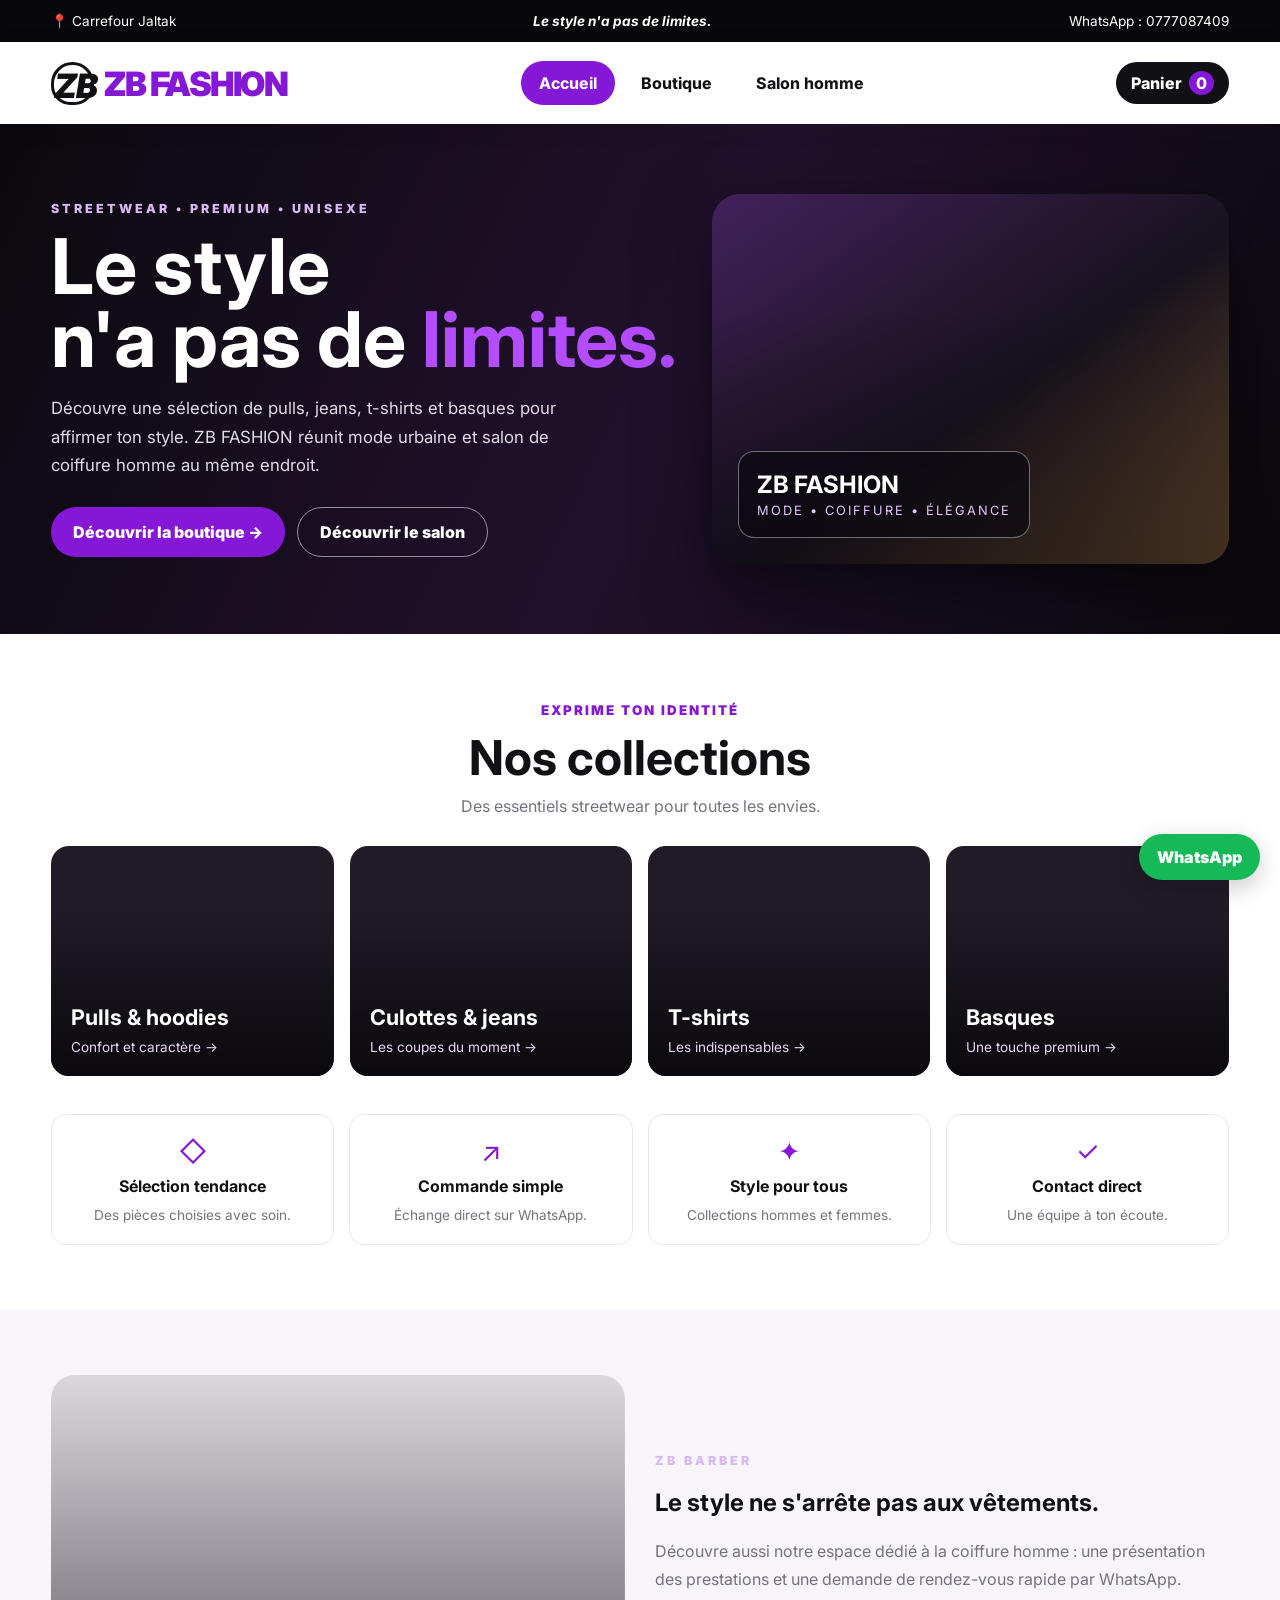
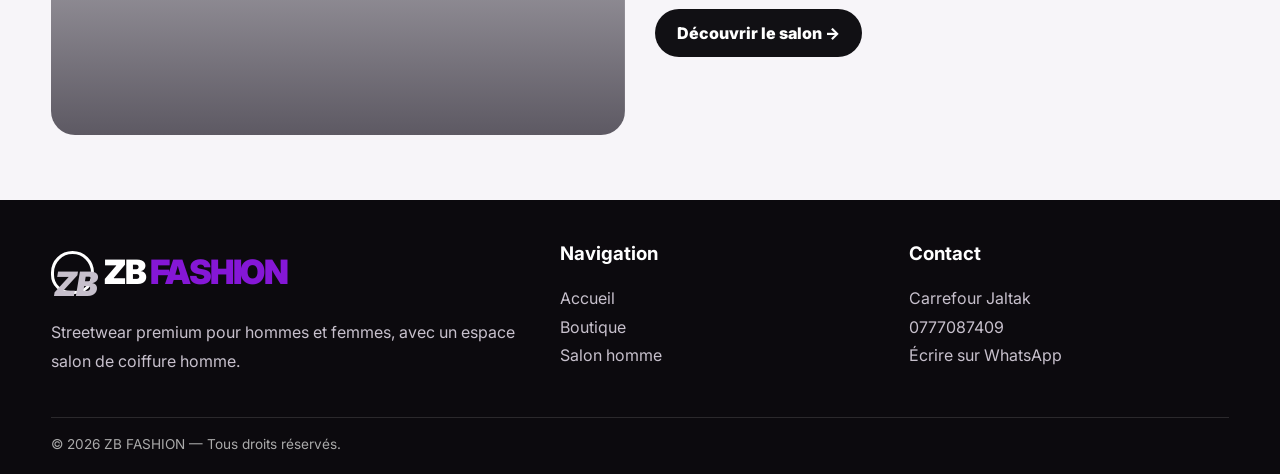
<file: index.html>
<!DOCTYPE html>
<html lang="fr">
<head>
  <meta charset="UTF-8">
  <meta name="viewport" content="width=device-width, initial-scale=1.0">
  <meta name="description" content="ZB FASHION : boutique streetwear premium pour hommes et femmes et salon de coiffure homme.">
  <meta name="theme-color" content="#111014">
  <title>Accueil | ZB FASHION</title>
  <link rel="preconnect" href="https://fonts.googleapis.com">
  <link rel="preconnect" href="https://fonts.gstatic.com" crossorigin>
  <link href="https://fonts.googleapis.com/css2?family=Inter:wght@400;500;600;700;800;900&display=swap" rel="stylesheet">
  <link rel="stylesheet" href="css/style.css">
</head>
<body>
<div class="topbar"><div class="container"><span>📍 Carrefour Jaltak</span><span class="tagline">Le style n'a pas de limites.</span><a href="https://wa.me/2250777087409" target="_blank" rel="noopener">WhatsApp : 0777087409</a></div></div>
<header class="header"><div class="container nav-wrap">
  <a class="brand" href="index.html" aria-label="ZB Fashion accueil"><span class="brand-mark">ZB</span><span>ZB <span>FASHION</span></span></a>
  <button class="menu-toggle" id="menuToggle" aria-label="Ouvrir le menu" aria-expanded="false">☰</button>
  <nav class="nav" id="mainNav"><a href="index.html" data-page="index.html">Accueil</a><a href="boutique.html" data-page="boutique.html">Boutique</a><a href="salon.html" data-page="salon.html">Salon homme</a></nav>
  <div class="nav-actions"><a class="cart-link" href="boutique.html#catalogue" id="cartOpen">Panier <span class="cart-count" id="cartCount">0</span></a></div>
</div></header>

<main>
<section class="hero"><div class="container hero-grid"><div><div class="eyebrow">Streetwear • Premium • Unisexe</div><h1>Le style<br>n'a pas de <span>limites.</span></h1><p>Découvre une sélection de pulls, jeans, t-shirts et basques pour affirmer ton style. ZB FASHION réunit mode urbaine et salon de coiffure homme au même endroit.</p><div class="hero-actions"><a class="btn btn-primary" href="boutique.html">Découvrir la boutique →</a><a class="btn btn-outline" href="salon.html">Découvrir le salon</a></div></div><div class="hero-visual"><div class="hero-stamp"><b>ZB FASHION</b><span>MODE • COIFFURE • ÉLÉGANCE</span></div></div></div></section>
<section class="section"><div class="container"><div class="section-head"><small>Exprime ton identité</small><h2>Nos collections</h2><p>Des essentiels streetwear pour toutes les envies.</p></div>
<div class="category-grid">
<a class="category" href="boutique.html#catalogue" style="--bg:url('https://images.unsplash.com/photo-1556821840-3a63f95609a7?auto=format&fit=crop&w=800&q=85')"><div><h3>Pulls & hoodies</h3><span>Confort et caractère →</span></div></a>
<a class="category" href="boutique.html#catalogue" style="--bg:url('https://images.unsplash.com/photo-1542272604-787c3835535d?auto=format&fit=crop&w=800&q=85')"><div><h3>Culottes & jeans</h3><span>Les coupes du moment →</span></div></a>
<a class="category" href="boutique.html#catalogue" style="--bg:url('https://images.unsplash.com/photo-1521572163474-6864f9cf17ab?auto=format&fit=crop&w=800&q=85')"><div><h3>T-shirts</h3><span>Les indispensables →</span></div></a>
<a class="category" href="boutique.html#catalogue" style="--bg:url('https://images.unsplash.com/photo-1551488831-00ddcb6c6bd3?auto=format&fit=crop&w=800&q=85')"><div><h3>Basques</h3><span>Une touche premium →</span></div></a>
</div>
<div class="features"><div class="feature"><div class="feature-icon">◇</div><b>Sélection tendance</b><span>Des pièces choisies avec soin.</span></div><div class="feature"><div class="feature-icon">↗</div><b>Commande simple</b><span>Échange direct sur WhatsApp.</span></div><div class="feature"><div class="feature-icon">✦</div><b>Style pour tous</b><span>Collections hommes et femmes.</span></div><div class="feature"><div class="feature-icon">✓</div><b>Contact direct</b><span>Une équipe à ton écoute.</span></div></div></div></section>
<section class="section" style="background:var(--soft)"><div class="container split"><div class="split-photo" role="img" aria-label="Salon de coiffure homme"></div><div class="split-copy"><div class="eyebrow">ZB Barber</div><h2>Le style ne s'arrête pas aux vêtements.</h2><p>Découvre aussi notre espace dédié à la coiffure homme : une présentation des prestations et une demande de rendez-vous rapide par WhatsApp.</p><a class="btn btn-dark" href="salon.html">Découvrir le salon →</a></div></div></section>
</main><footer class="footer"><div class="container"><div class="footer-grid">
  <div><a class="brand" href="index.html"><span class="brand-mark" style="border-color:white">ZB</span><span style="color:white">ZB <span>FASHION</span></span></a><p>Streetwear premium pour hommes et femmes, avec un espace salon de coiffure homme.</p></div>
  <div><h3>Navigation</h3><p><a href="index.html">Accueil</a><br><a href="boutique.html">Boutique</a><br><a href="salon.html">Salon homme</a></p></div>
  <div><h3>Contact</h3><p>Carrefour Jaltak<br><a href="tel:0777087409">0777087409</a><br><a href="https://wa.me/2250777087409" target="_blank" rel="noopener">Écrire sur WhatsApp</a></p></div>
</div><div class="footer-bottom">© <span id="year"></span> ZB FASHION — Tous droits réservés.</div></div></footer>
<a class="whatsapp-float" href="https://wa.me/2250777087409?text=Bonjour%20ZB%20FASHION%2C%20je%20souhaite%20avoir%20des%20informations." target="_blank" rel="noopener">WhatsApp</a>
<script src="js/script.js"></script>
</body></html>
</file>
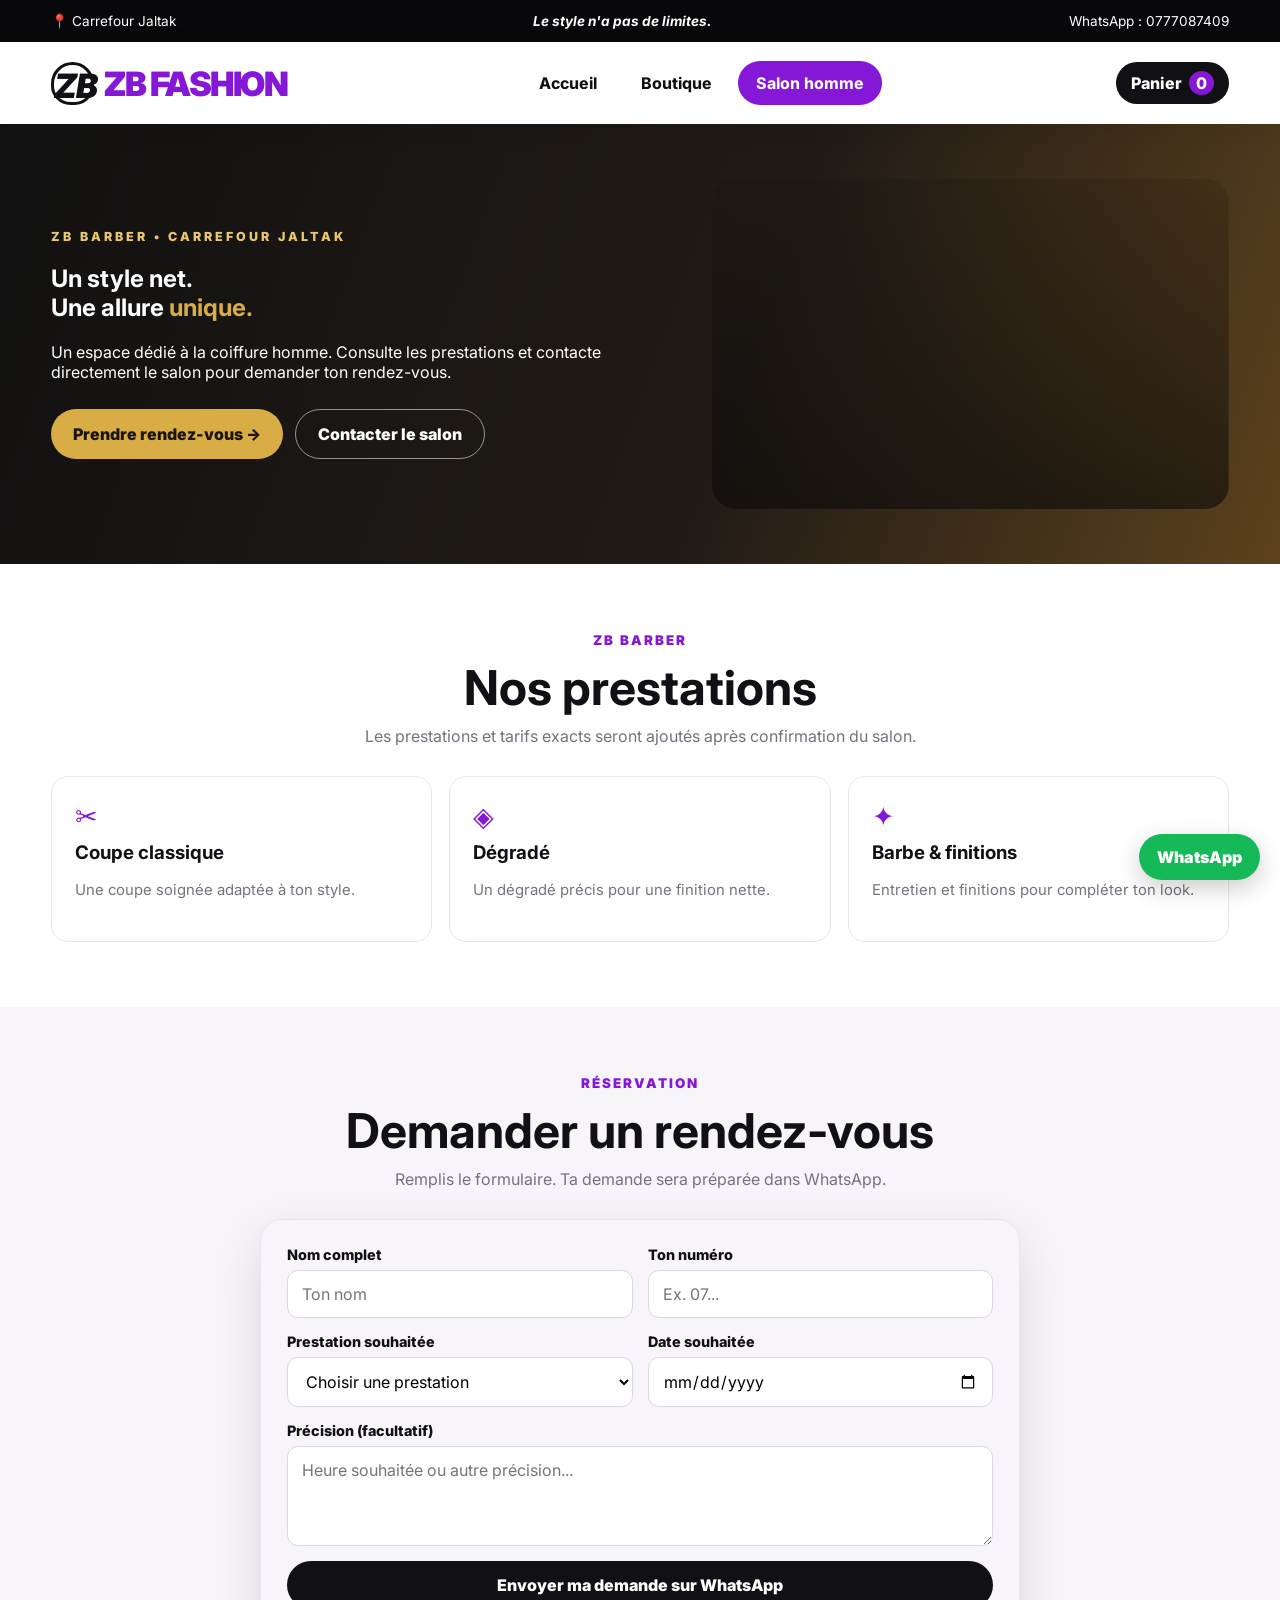
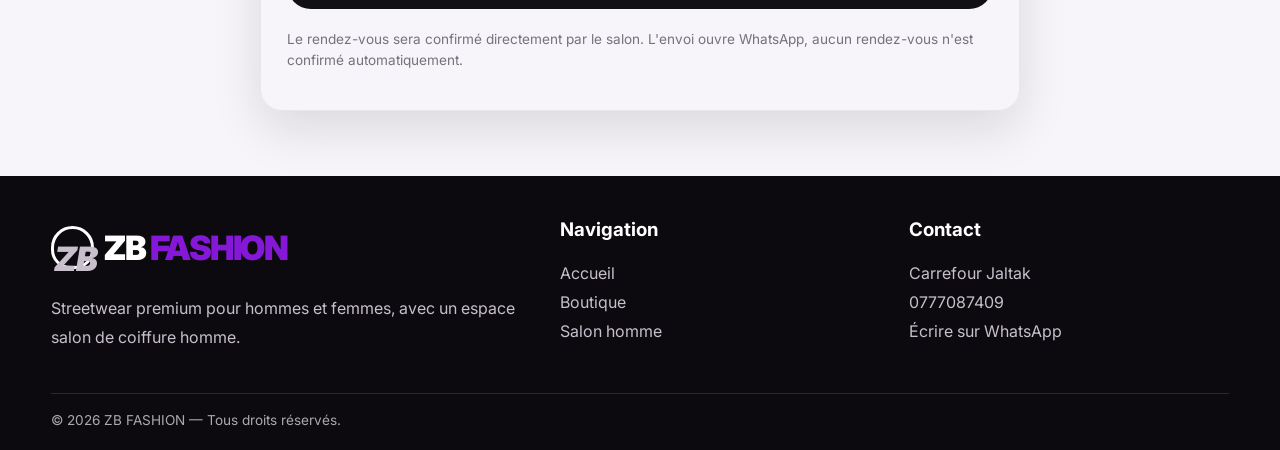
<file: salon.html>
<!DOCTYPE html>
<html lang="fr">
<head>
  <meta charset="UTF-8">
  <meta name="viewport" content="width=device-width, initial-scale=1.0">
  <meta name="description" content="Découvrez l'espace coiffure homme ZB FASHION et demandez un rendez-vous sur WhatsApp.">
  <meta name="theme-color" content="#111014">
  <title>Salon homme | ZB FASHION</title>
  <link rel="preconnect" href="https://fonts.googleapis.com">
  <link rel="preconnect" href="https://fonts.gstatic.com" crossorigin>
  <link href="https://fonts.googleapis.com/css2?family=Inter:wght@400;500;600;700;800;900&display=swap" rel="stylesheet">
  <link rel="stylesheet" href="css/style.css">
</head>
<body>
<div class="topbar"><div class="container"><span>📍 Carrefour Jaltak</span><span class="tagline">Le style n'a pas de limites.</span><a href="https://wa.me/2250777087409" target="_blank" rel="noopener">WhatsApp : 0777087409</a></div></div>
<header class="header"><div class="container nav-wrap">
  <a class="brand" href="index.html" aria-label="ZB Fashion accueil"><span class="brand-mark">ZB</span><span>ZB <span>FASHION</span></span></a>
  <button class="menu-toggle" id="menuToggle" aria-label="Ouvrir le menu" aria-expanded="false">☰</button>
  <nav class="nav" id="mainNav"><a href="index.html" data-page="index.html">Accueil</a><a href="boutique.html" data-page="boutique.html">Boutique</a><a href="salon.html" data-page="salon.html">Salon homme</a></nav>
  <div class="nav-actions"><a class="cart-link" href="boutique.html#catalogue" id="cartOpen">Panier <span class="cart-count" id="cartCount">0</span></a></div>
</div></header>

<main><section class="salon-hero"><div class="container hero-grid"><div><div class="eyebrow" style="color:#e8c76e">ZB Barber • Carrefour Jaltak</div><h1>Un style net.<br>Une allure <span>unique.</span></h1><p>Un espace dédié à la coiffure homme. Consulte les prestations et contacte directement le salon pour demander ton rendez-vous.</p><div class="hero-actions"><a class="btn btn-gold" href="#reservation">Prendre rendez-vous →</a><a class="btn btn-outline" href="https://wa.me/2250777087409" target="_blank" rel="noopener">Contacter le salon</a></div></div><div class="salon-photo" role="img" aria-label="Espace de coiffure homme"></div></div></section>
<section class="section"><div class="container"><div class="section-head"><small>ZB Barber</small><h2>Nos prestations</h2><p>Les prestations et tarifs exacts seront ajoutés après confirmation du salon.</p></div><div class="service-grid"><article class="service"><div class="feature-icon">✂</div><h3>Coupe classique</h3><p>Une coupe soignée adaptée à ton style.</p></article><article class="service"><div class="feature-icon">◈</div><h3>Dégradé</h3><p>Un dégradé précis pour une finition nette.</p></article><article class="service"><div class="feature-icon">✦</div><h3>Barbe & finitions</h3><p>Entretien et finitions pour compléter ton look.</p></article></div></div></section>
<section class="section" id="reservation" style="background:var(--soft)"><div class="container"><div class="section-head"><small>Réservation</small><h2>Demander un rendez-vous</h2><p>Remplis le formulaire. Ta demande sera préparée dans WhatsApp.</p></div><form class="form-card" id="bookingForm"><div class="form-grid"><div class="field"><label for="clientName">Nom complet</label><input id="clientName" required placeholder="Ton nom"></div><div class="field"><label for="clientPhone">Ton numéro</label><input id="clientPhone" required type="tel" placeholder="Ex. 07..."></div><div class="field"><label for="service">Prestation souhaitée</label><select id="service" required><option value="">Choisir une prestation</option><option>Coupe classique</option><option>Dégradé</option><option>Barbe & finitions</option><option>Autre / conseil</option></select></div><div class="field"><label for="bookingDate">Date souhaitée</label><input id="bookingDate" type="date" required></div><div class="field full"><label for="bookingMessage">Précision (facultatif)</label><textarea id="bookingMessage" placeholder="Heure souhaitée ou autre précision..."></textarea></div><div class="field full"><button class="btn btn-dark" type="submit">Envoyer ma demande sur WhatsApp</button><p class="form-note">Le rendez-vous sera confirmé directement par le salon. L'envoi ouvre WhatsApp, aucun rendez-vous n'est confirmé automatiquement.</p></div></div></form></div></section></main>
<footer class="footer"><div class="container"><div class="footer-grid">
  <div><a class="brand" href="index.html"><span class="brand-mark" style="border-color:white">ZB</span><span style="color:white">ZB <span>FASHION</span></span></a><p>Streetwear premium pour hommes et femmes, avec un espace salon de coiffure homme.</p></div>
  <div><h3>Navigation</h3><p><a href="index.html">Accueil</a><br><a href="boutique.html">Boutique</a><br><a href="salon.html">Salon homme</a></p></div>
  <div><h3>Contact</h3><p>Carrefour Jaltak<br><a href="tel:0777087409">0777087409</a><br><a href="https://wa.me/2250777087409" target="_blank" rel="noopener">Écrire sur WhatsApp</a></p></div>
</div><div class="footer-bottom">© <span id="year"></span> ZB FASHION — Tous droits réservés.</div></div></footer>
<a class="whatsapp-float" href="https://wa.me/2250777087409?text=Bonjour%20ZB%20FASHION%2C%20je%20souhaite%20avoir%20des%20informations." target="_blank" rel="noopener">WhatsApp</a>
<script src="js/script.js"></script>
</body></html>
</file>
<file: css/style.css>
:root{
  --ink:#111014;--ink-2:#1c1822;--purple:#8517d6;--purple-2:#a43cf0;
  --gold:#d9ad45;--paper:#fff;--muted:#77717d;--line:#e9e5ed;
  --soft:#f7f5f9;--radius:18px;--shadow:0 18px 50px rgba(20,12,30,.12)
}
*{box-sizing:border-box}html{scroll-behavior:smooth}body{margin:0;font-family:Inter,Arial,sans-serif;color:var(--ink);background:#fff}
a{color:inherit;text-decoration:none}button,input,select,textarea{font:inherit}button{cursor:pointer}
.container{width:min(1180px,92%);margin:auto}
.topbar{background:#080709;color:#fff;font-size:.85rem}.topbar .container{min-height:42px;display:flex;align-items:center;justify-content:space-between;gap:15px}
.topbar strong{color:#fff}.topbar a{color:#fff}.topbar .tagline{font-style:italic;font-weight:700}
.header{position:sticky;top:0;z-index:20;background:#fff;box-shadow:0 4px 22px #12091a10}.nav-wrap{min-height:82px;display:flex;align-items:center;justify-content:space-between;gap:20px}
.brand{display:flex;align-items:center;gap:10px;font-weight:950;font-size:clamp(1.45rem,3vw,2.1rem);letter-spacing:-1.5px}.brand-mark{width:43px;height:43px;border:3px solid var(--ink);border-radius:50% 50% 45% 45%;display:grid;place-items:center;font-weight:1000;font-style:italic}.brand span:last-child{color:var(--purple)}
.nav{display:flex;align-items:center;gap:8px}.nav a{font-weight:750;padding:12px 18px;border-radius:999px}.nav a.active,.nav a:hover{background:var(--purple);color:white}
.nav-actions{display:flex;align-items:center;gap:12px}.search{border:1px solid var(--line);border-radius:999px;padding:11px 15px;width:190px}.cart-link{border:0;background:var(--ink);color:white;border-radius:999px;padding:11px 15px;font-weight:800}.cart-count{background:var(--purple);padding:2px 7px;border-radius:50%;margin-left:4px}
.menu-toggle{display:none;border:0;background:var(--ink);color:white;border-radius:10px;padding:10px 12px;font-size:1.1rem}
.hero{background:linear-gradient(115deg,#0b090d 0%,#21112d 52%,#0b090d 100%);color:white;overflow:hidden;position:relative}
.hero-grid{display:grid;grid-template-columns:1.1fr .9fr;align-items:center;gap:30px;min-height:510px;padding:55px 0}
.eyebrow{color:#d8b8f5;text-transform:uppercase;letter-spacing:3px;font-size:.78rem;font-weight:850}
.hero h1{font-size:clamp(2.7rem,6vw,5.4rem);line-height:.95;margin:15px 0}.hero h1 span{color:#b44cff}.hero p{color:#e1dce6;max-width:530px;line-height:1.7;font-size:1.05rem}
.hero-actions{display:flex;flex-wrap:wrap;gap:12px;margin-top:27px}.btn{display:inline-flex;align-items:center;justify-content:center;gap:9px;border:0;border-radius:999px;padding:14px 22px;font-weight:850;transition:.2s}.btn:hover{transform:translateY(-2px)}.btn-primary{background:var(--purple);color:#fff}.btn-outline{border:1px solid #ffffff88;color:white;background:transparent}.btn-dark{background:var(--ink);color:white}.btn-gold{background:var(--gold);color:#1b1408}
.hero-visual{min-height:370px;border-radius:28px;background:linear-gradient(145deg,#43215b,#17121d 55%,#6b4c2c);position:relative;overflow:hidden;display:flex;align-items:end;padding:26px;box-shadow:0 25px 70px #0008}
.hero-visual:before{content:"";position:absolute;inset:0;background:linear-gradient(0deg,#09070bdc,transparent 70%),url("https://images.unsplash.com/photo-1523398002811-999ca8dec234?auto=format&fit=crop&w=1200&q=85");background-size:cover;background-position:center;opacity:.5}
.hero-visual>*{position:relative}.hero-stamp{border:1px solid #ffffff66;background:#0b0910a8;backdrop-filter:blur(8px);padding:18px;border-radius:16px}.hero-stamp b{display:block;font-size:1.5rem;color:#fff}.hero-stamp span{color:#e4c6ff;font-size:.8rem;letter-spacing:2px}
.section{padding:65px 0}.section-head{text-align:center;margin-bottom:30px}.section-head small{color:var(--purple);font-weight:900;text-transform:uppercase;letter-spacing:2px}.section-head h2{font-size:clamp(1.9rem,4vw,3rem);margin:9px 0}.section-head p{color:var(--muted);margin:0}
.category-grid{display:grid;grid-template-columns:repeat(4,1fr);gap:16px}.category{position:relative;min-height:230px;border-radius:var(--radius);overflow:hidden;background:#211b27;color:white;display:flex;align-items:end;padding:20px;isolation:isolate}.category:before{content:"";position:absolute;inset:0;background:linear-gradient(0deg,#09070be8,transparent 75%),var(--bg);background-size:cover;background-position:center;z-index:-1;transition:transform .4s}.category:hover:before{transform:scale(1.06)}.category h3{margin:0 0 6px;font-size:1.35rem}.category span{font-size:.85rem;color:#e9d8f8}
.features{display:grid;grid-template-columns:repeat(4,1fr);gap:15px;margin-top:38px}.feature{padding:20px;border:1px solid var(--line);border-radius:15px;text-align:center}.feature b{display:block;margin:8px 0}.feature span{color:var(--muted);font-size:.85rem}.feature-icon{font-size:1.7rem;color:var(--purple)}
.split{display:grid;grid-template-columns:1fr 1fr;gap:30px;align-items:center}.split-photo{min-height:360px;border-radius:24px;background:linear-gradient(0deg,#100b18aa,#100b1820),url("https://images.unsplash.com/photo-1503951914875-452162b0f3f1?auto=format&fit=crop&w=1200&q=85");background-size:cover;background-position:center}.split-copy p{color:var(--muted);line-height:1.75}
.page-hero{background:linear-gradient(120deg,#110d16,#32134b);color:white;padding:58px 0}.page-hero h1{font-size:clamp(2.3rem,5vw,4rem);margin:8px 0}.page-hero p{color:#ddd2e7;max-width:650px;line-height:1.65}
.toolbar{display:flex;justify-content:space-between;align-items:center;gap:12px;flex-wrap:wrap;margin-bottom:25px}.filters{display:flex;gap:8px;flex-wrap:wrap}.filter-btn{border:1px solid var(--line);background:#fff;padding:10px 15px;border-radius:999px;font-weight:750}.filter-btn.active,.filter-btn:hover{background:var(--purple);color:white;border-color:var(--purple)}
.product-grid{display:grid;grid-template-columns:repeat(4,1fr);gap:18px}.product-card{border:1px solid var(--line);border-radius:17px;overflow:hidden;background:white;transition:.25s}.product-card:hover{transform:translateY(-5px);box-shadow:var(--shadow)}.product-gallery{background:#f0edf2}.product-img{height:245px;background:#f0edf2;position:relative;overflow:hidden}.product-img img{width:100%;height:100%;object-fit:cover;display:block;transition:opacity .25s ease,transform .3s ease}.product-img img.is-changing{opacity:.45;transform:scale(.99)}.gallery-thumbnails{display:flex;gap:8px;padding:9px;justify-content:center}.gallery-thumb{width:54px;height:54px;padding:0;border:2px solid transparent;border-radius:9px;overflow:hidden;background:#fff;transition:border-color .2s,transform .2s}.gallery-thumb:hover{transform:translateY(-2px)}.gallery-thumb.active,.gallery-thumb:focus-visible{border-color:var(--purple);outline:none}.gallery-thumb img{width:100%;height:100%;display:block;object-fit:cover}.product-info{padding:15px}.product-info small{color:var(--purple);font-weight:850;text-transform:uppercase;font-size:.7rem;letter-spacing:1px}.product-info h3{margin:7px 0;font-size:1rem}.product-bottom{display:flex;align-items:center;justify-content:space-between;gap:8px}.price{font-weight:950}.add-btn{border:0;background:var(--ink);color:white;border-radius:999px;padding:9px 13px;font-weight:800}.add-btn:hover{background:var(--purple)}
.salon-hero{background:linear-gradient(110deg,#111 0%,#211b16 58%,#5c421d 100%);color:white}.salon-hero .hero-grid{min-height:440px}.salon-hero h1 span{color:var(--gold)}.salon-photo{min-height:330px;border-radius:24px;background:linear-gradient(0deg,#09090999,#09090920),url("https://images.unsplash.com/photo-1503951914875-452162b0f3f1?auto=format&fit=crop&w=1200&q=85");background-size:cover;background-position:center}
.service-grid{display:grid;grid-template-columns:repeat(3,1fr);gap:17px}.service{border:1px solid var(--line);border-radius:17px;padding:23px}.service h3{margin:8px 0}.service p{color:var(--muted);line-height:1.6;font-size:.93rem}
.form-card{max-width:760px;margin:auto;border:1px solid var(--line);border-radius:22px;padding:26px;box-shadow:var(--shadow)}.form-grid{display:grid;grid-template-columns:1fr 1fr;gap:15px}.field{display:flex;flex-direction:column;gap:7px}.field.full{grid-column:1/-1}.field label{font-weight:800;font-size:.9rem}.field input,.field select,.field textarea{width:100%;padding:13px 14px;border:1px solid #ddd6e5;border-radius:11px;background:#fff}.field textarea{min-height:100px;resize:vertical}.form-note{color:var(--muted);font-size:.85rem;line-height:1.5}
.cart-panel{position:fixed;right:18px;top:100px;z-index:50;background:white;width:min(390px,calc(100vw - 36px));padding:20px;border-radius:18px;box-shadow:0 20px 70px #0004;border:1px solid var(--line);display:none}.cart-panel.open{display:block}.cart-head{display:flex;justify-content:space-between;align-items:center}.cart-close{border:0;background:#eee;border-radius:50%;width:32px;height:32px}.cart-items{max-height:260px;overflow:auto;margin:15px 0}.cart-item{display:flex;justify-content:space-between;gap:12px;padding:10px 0;border-bottom:1px solid var(--line)}.cart-total{display:flex;justify-content:space-between;font-weight:950;padding:12px 0}
.whatsapp-float{position:fixed;right:20px;bottom:20px;z-index:30;background:#16b957;color:white;border-radius:999px;padding:13px 18px;font-weight:900;box-shadow:0 8px 25px #0003}.whatsapp-float:hover{background:#079b45}
.footer{background:#0c0a0e;color:white;padding:42px 0 22px}.footer-grid{display:grid;grid-template-columns:1.5fr 1fr 1fr;gap:30px}.footer p,.footer a{color:#c7c0cc;line-height:1.8}.footer h3{margin-top:0}.footer-bottom{border-top:1px solid #ffffff20;margin-top:25px;padding-top:18px;color:#aaa;font-size:.85rem}
.empty-state{text-align:center;padding:40px;color:var(--muted)}
@media(max-width:900px){.search{display:none}.category-grid,.product-grid{grid-template-columns:repeat(2,1fr)}.features{grid-template-columns:repeat(2,1fr)}.hero-grid,.split{grid-template-columns:1fr}.hero-grid{padding:45px 0}.hero-visual{min-height:300px}.service-grid{grid-template-columns:1fr 1fr}}
@media(max-width:680px){.topbar .container{justify-content:center}.topbar .tagline{display:none}.nav-wrap{min-height:70px}.menu-toggle{display:block}.nav{display:none;position:absolute;top:70px;left:0;right:0;background:white;padding:14px 4%;box-shadow:0 12px 20px #0001;flex-direction:column;align-items:stretch}.nav.open{display:flex}.nav a{border-radius:10px}.nav-actions{margin-left:auto}.cart-link{padding:10px 12px}.brand{font-size:1.35rem}.brand-mark{width:36px;height:36px}.hero-grid{min-height:auto}.hero-visual{min-height:250px}.section{padding:48px 0}.category-grid,.product-grid{grid-template-columns:1fr 1fr;gap:11px}.category{min-height:175px;padding:14px}.category h3{font-size:1rem}.product-img{height:175px}.gallery-thumbnails{gap:6px;padding:7px}.gallery-thumb{width:44px;height:44px}.product-info{padding:11px}.product-bottom{align-items:flex-start;flex-direction:column}.features{gap:9px}.feature{padding:14px 8px}.service-grid{grid-template-columns:1fr}.form-card{padding:18px}.form-grid{grid-template-columns:1fr}.field.full{grid-column:auto}.footer-grid{grid-template-columns:1fr;gap:18px}.whatsapp-float{right:12px;bottom:12px;padding:12px 15px}.page-hero{padding:43px 0}}
@media(max-width:390px){.category-grid,.product-grid{grid-template-columns:1fr}.product-img{height:230px}.brand{font-size:1.2rem}}
</file>
